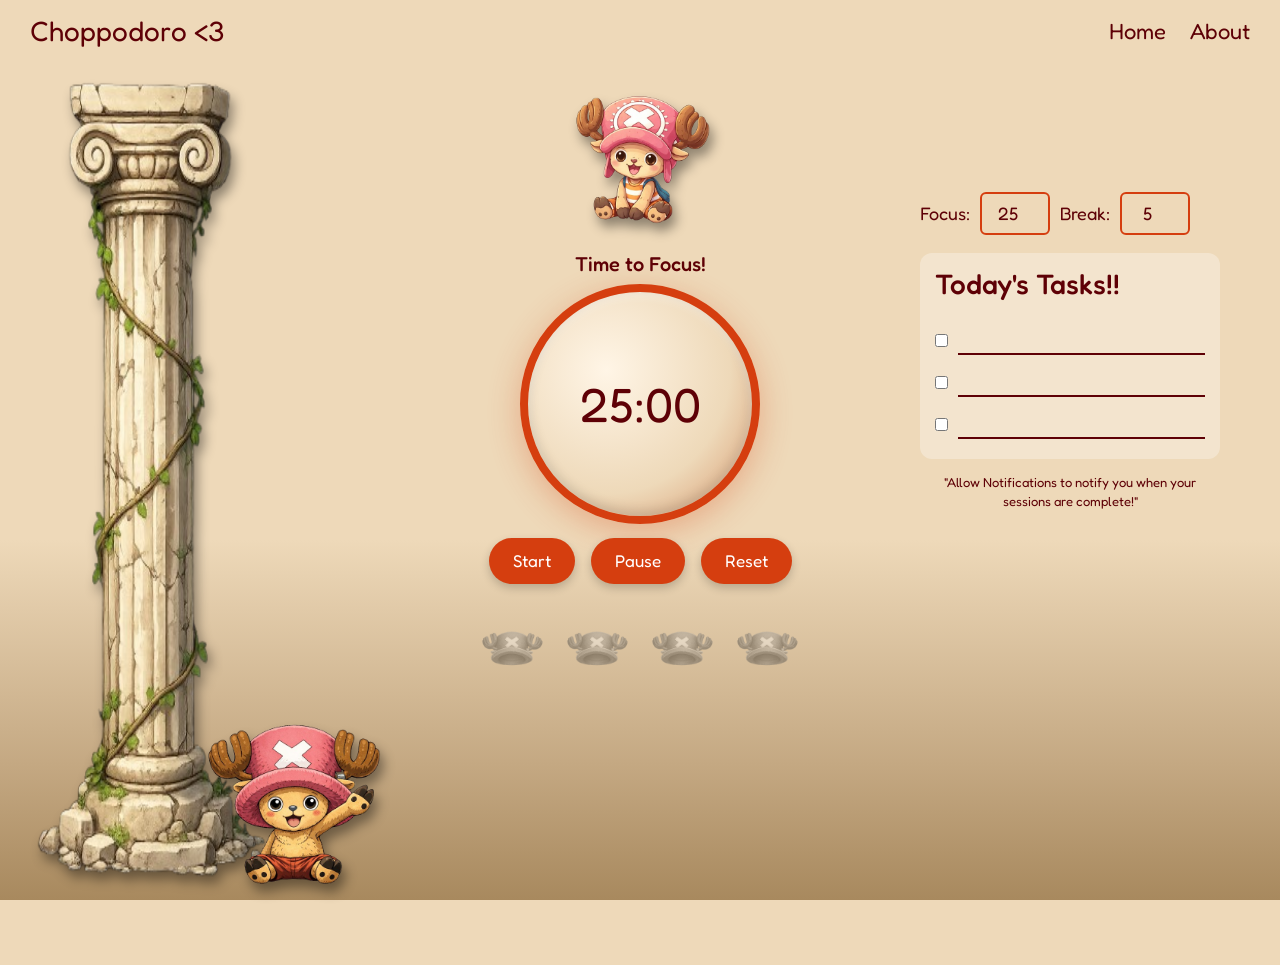
<file: index.html>
<!DOCTYPE html>
<html lang="en">
<head>
  <title>Choppodoro</title>
  <meta name="viewport" content="width=device-width, initial-scale=1.0">
  <link href="https://cdn.jsdelivr.net/npm/bootstrap@5.3.0/dist/css/bootstrap.min.css" rel="stylesheet">
  <link href="https://fonts.googleapis.com/css2?family=Fredoka+One&family=Nunito:wght@400;700&display=swap" rel="stylesheet">
  <link rel="stylesheet" href="index.css">
</head>

<body>

  <div id="leaves-container"></div>

  <!-- Decorative: stays absolute on all sizes -->
  <div id="pillar"><img src="pillar.png"></div>
  <div id="chopperBottom"><img src="wave.png"></div>

  <!-- Navbar -->
  <nav id="navbar">
    <div id="brand">Choppodoro &lt;3</div>
    <div id="nav-links">
      <a href="index.html">Home</a>
      <a href="about.html">About</a>
    </div>
  </nav>

  <!-- Main two-column layout -->
  <div id="app">

    <div id="center-col">
      <div id="choppertop">
        <img src="chopper1.png" id="chopperIdle">
      </div>
      <div id="message">
        <h2>Time to Focus!</h2>
      </div>
      <div id="timer">
        <div id="time">25:00</div>
      </div>
      <div id="controls">
        <button id="start">Start</button>
        <button id="pause">Pause</button>
        <button id="reset">Reset</button>
      </div>
      <div id="progress">
        <img src="hat.png">
        <img src="hat.png">
        <img src="hat.png">
        <img src="hat.png">
      </div>
    </div>

    <div id="right-col">
      <div id="inputs">
        <label for="work-duration">Focus:</label>
        <input type="number" id="work-duration" value="25" min="1">
        <label for="break-duration">Break:</label>
        <input type="number" id="break-duration" value="5" min="1">
      </div>
      <div id="todo-panel">
        <h3>Today's Tasks!!</h3>
        <div id="task-list">
          <div class="task-row">
            <input type="checkbox">
            <input type="text" class="task-input">
          </div>
          <div class="task-row">
            <input type="checkbox">
            <input type="text" class="task-input">
          </div>
          <div class="task-row">
            <input type="checkbox">
            <input type="text" class="task-input">
          </div>
        </div>
      </div>
      <p id="perm">"Allow Notifications to notify you when your sessions are complete!"</p>
    </div>

  </div>

  <audio id="alarmSound" src="alarm.mp3"></audio>
  <script src="index.js"></script>
</body>
</html>
</file>
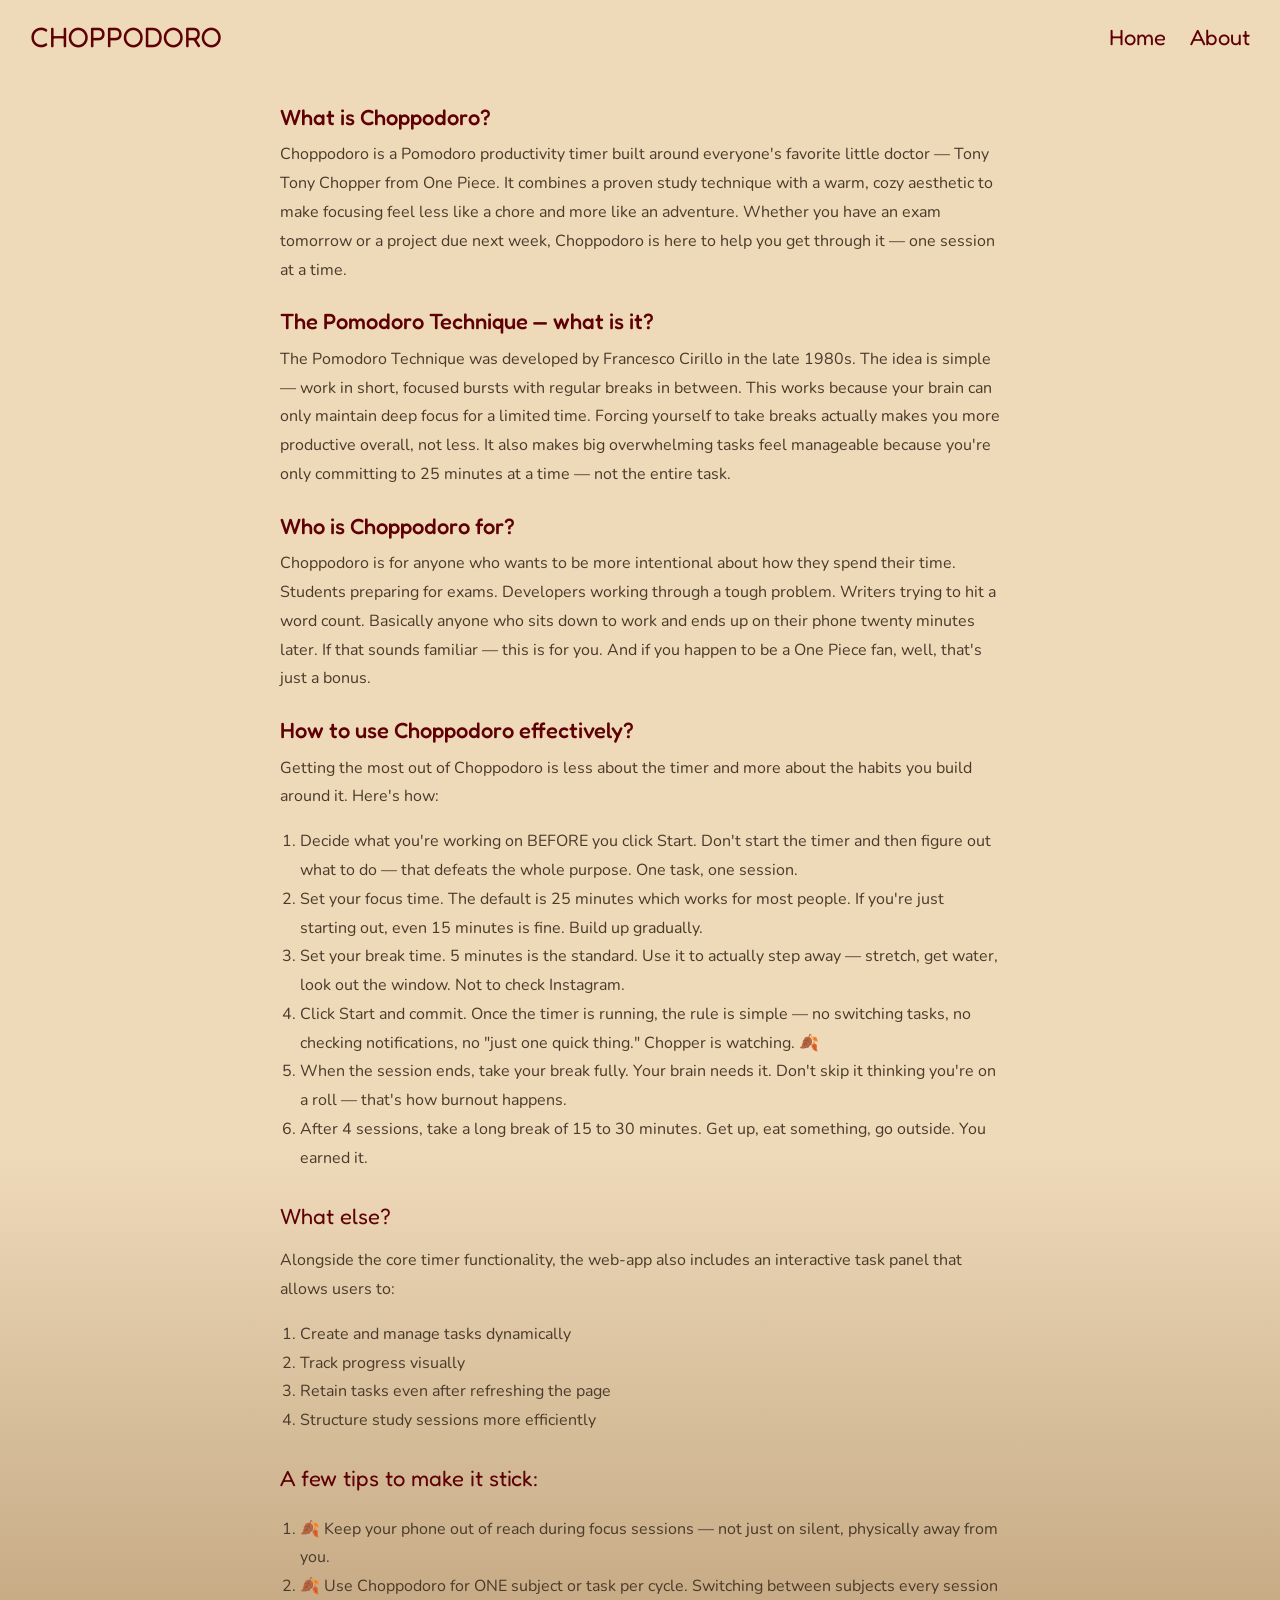
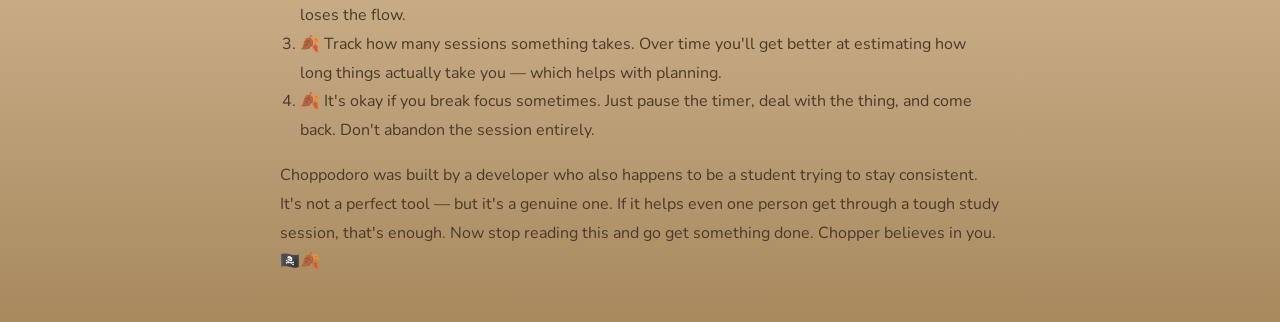
<file: about.html>
<!DOCTYPE html>
<html>
<head>
  <title>Pomodoro Chopper</title>
  <link href="https://cdn.jsdelivr.net/npm/bootstrap@5.3.0/dist/css/bootstrap.min.css" rel="stylesheet">
  <link href="https://fonts.googleapis.com/css2?family=Fredoka+One&family=Nunito:wght@400;700&display=swap" rel="stylesheet">
  <link rel="stylesheet" href="about.css">
</head> 
<body>
    <div id="leaves-container"></div>
  <div id="navbar">
    <div id="brand">CHOPPODORO</div>
    <div id="nav-links">
      <a href="index.html">Home</a>
      <a href="about.html">About</a>
    </div>
  </div>
<div id="about">
    <h3 id="what">What is Choppodoro?</h3>
    <p>Choppodoro is a Pomodoro productivity timer built around everyone's 
       favorite little doctor — Tony Tony Chopper from One Piece. 
       It combines a proven study technique with a warm, cozy aesthetic 
       to make focusing feel less like a chore and more like an adventure. 
       Whether you have an exam tomorrow or a project due next week, 
       Choppodoro is here to help you get through it — one session at a time.</p>
    <h4 id="technique">The Pomodoro Technique — what is it?</h4>
    <p>The Pomodoro Technique was developed by Francesco Cirillo in the 
       late 1980s. The idea is simple — work in short, focused bursts 
       with regular breaks in between. This works because your brain 
       can only maintain deep focus for a limited time. Forcing yourself 
       to take breaks actually makes you more productive overall, not less. 
       It also makes big overwhelming tasks feel manageable because you're 
       only committing to 25 minutes at a time — not the entire task.</p>
    <h5 id="who">Who is Choppodoro for?</h5>
    <p>Choppodoro is for anyone who wants to be more intentional about 
       how they spend their time. Students preparing for exams. Developers 
       working through a tough problem. Writers trying to hit a word count. 
       Basically anyone who sits down to work and ends up on their phone 
       twenty minutes later. If that sounds familiar — this is for you. 
       And if you happen to be a One Piece fan, well, that's just a bonus.</p>
    <h6 id="how">How to use Choppodoro effectively?</h6>
    <p>Getting the most out of Choppodoro is less about the timer 
       and more about the habits you build around it. Here's how:
       <ol>
        <li>Decide what you're working on BEFORE you click Start. 
               Don't start the timer and then figure out what to do — 
               that defeats the whole purpose. One task, one session.</li>
        <li>Set your focus time. The default is 25 minutes which works 
               for most people. If you're just starting out, even 15 minutes 
               is fine. Build up gradually.</li>
        <li>Set your break time. 5 minutes is the standard. Use it to 
               actually step away — stretch, get water, look out the window. 
               Not to check Instagram.</li>
        <li>Click Start and commit. Once the timer is running, 
               the rule is simple — no switching tasks, no checking 
               notifications, no "just one quick thing." 
               Chopper is watching. 🍂</li>
        <li>When the session ends, take your break fully. 
               Your brain needs it. Don't skip it thinking you're on a roll — 
               that's how burnout happens.</li>
        <li>After 4 sessions, take a long break of 15 to 30 minutes. 
               Get up, eat something, go outside. You earned it.</li>
       </ol>
    </p>
  <div id="todopanel">
    <p id="new">What else?</p>
    <p>Alongside the core timer functionality, the web-app also includes an interactive task panel that allows users to:
      <ol>
       <li>Create and manage tasks dynamically</li>
       <li>Track progress visually</li>
       <li>Retain tasks even after refreshing the page</li>
       <li>Structure study sessions more efficiently</li>
      </ol>
    </p>
    <p id="tips">A few tips to make it stick:</p>
    <p>
         <ol>
          <li> 🍂 Keep your phone out of reach during focus sessions — 
                   not just on silent, physically away from you.</li>
          <li> 🍂 Use Choppodoro for ONE subject or task per cycle. 
                   Switching between subjects every session loses the flow.</li>
          <li> 🍂 Track how many sessions something takes. 
                   Over time you'll get better at estimating how long things 
                   actually take you — which helps with planning.</li>
          <li> 🍂 It's okay if you break focus sometimes. 
                   Just pause the timer, deal with the thing, and come back. 
                   Don't abandon the session entirely.</li>
         </ol>
    </p>
    <p>Choppodoro was built by a developer who also happens to be 
       a student trying to stay consistent. It's not a perfect tool — 
       but it's a genuine one. If it helps even one person get through 
      a tough study session, that's enough. 

      Now stop reading this and go get something done. 
      Chopper believes in you. 🏴‍☠️🍂</p>
  </div>

<script>
    const container = document.getElementById('leaves-container');
    const leafColors = ['#D53E0F', '#E86B3A', '#F0A070', '#9B0F06', '#E8956D'];
 
    function createLeaf() {
      const leaf = document.createElement('div');
      leaf.classList.add('leaf');
 
      leaf.style.left = (Math.random() * 95 + 2.5) + 'vw';
 
      const size = Math.random() * 14 + 8 + 'px';
      leaf.style.width = size;
      leaf.style.height = size;
 
      const duration = Math.random() * 4 + 4 + 's';
      leaf.style.animationDuration = duration;
 
      leaf.style.animationDelay = Math.random() * 5 + 's';
 
      const color = leafColors[Math.floor(Math.random() * leafColors.length)];
      leaf.style.background = color;
      leaf.style.borderRadius = '80% 0 80% 0';
 
      container.appendChild(leaf);
 
      setTimeout(() => {
        leaf.remove();
      }, 10000);
    }
 
    setInterval(createLeaf, 400);
</script>
</body>
</html>
</file>
<file: index.css>
* {
  box-sizing: border-box;
}

body {
  margin: 0;
  font-family: 'Fredoka One', cursive;
  background: linear-gradient(to bottom,
    #EED9B9 60%,
    #c4a882 85%,
    #a8895e 100%);
  min-height: 100vh;
  height: 100vh;
  display: flex;
  flex-direction: column;
  position: relative;
  overflow: hidden;
}

/* ── Falling leaves ── */
#leaves-container {
  position: fixed;
  top: 0; left: 0;
  width: 100%; height: 100%;
  pointer-events: none;
  z-index: 0;
  overflow: hidden;
}

.leaf {
  position: absolute;
  top: -40px;
  opacity: 0;
  animation: fall linear infinite;
}

@keyframes fall {
  0%   { top: -40px; opacity: 0;  transform: translateX(0px)  rotate(0deg);   }
  10%  {              opacity: 1;                                               }
  90%  {              opacity: 1;                                               }
  100% { top: 100vh;  opacity: 0;  transform: translateX(60px) rotate(360deg); }
}

/* ── Pillar (always decorative / absolute) ── */
#pillar {
  position: absolute;
  left: -60px;
  bottom: -65px;
  width: 420px;
  height: 102%;
  z-index: 1;
  pointer-events: none;
}

#pillar img {
  width: 100%; height: 100%;
  object-fit: fill;
  display: block;
  mix-blend-mode: multiply;
  filter: drop-shadow(4px 8px 6px rgba(0,0,0,0.4));
}

/* ── Navbar ── */
#navbar {
  position: relative;
  z-index: 10;
  display: flex;
  justify-content: space-between;
  align-items: center;
  padding: 10px 30px;
  flex-shrink: 0;
}

#brand {
  font-family: 'Fredoka One', cursive;
  font-size: 28px;
  color: #5E0006;
}

#nav-links { display: flex; gap: 24px; }

#nav-links a {
  font-family: 'Fredoka One', cursive;
  font-size: 22px;
  color: #5E0006;
  text-decoration: none;
}

#nav-links a:hover { color: #D53E0F; }

/* ══════════════════════════════════════════════
   DESKTOP LAYOUT
   Centre column is truly centred; right column
   is position:absolute so it doesn't shift the
   centre content.
══════════════════════════════════════════════ */
#app {
  flex: 1;
  position: relative;        /* right-col anchors to this */
  display: flex;
  justify-content: center;   /* centres center-col */
  align-items: flex-start;
  padding-bottom: 30px;
  z-index: 2;
}

/* Centre column — truly centred */
#center-col {
  display: flex;
  flex-direction: column;
  align-items: center;
}

#choppertop img {
  width: 140px;
  mix-blend-mode: multiply;
  filter: drop-shadow(4px 8px 6px rgba(0,0,0,0.4));
}

#message {
  text-align: center;
  color: #5E0006;
  margin-top: -20px;
}

#message h2 {
  font-family: 'Fredoka One', cursive;
  font-size: 20px;
  margin: 0;
}

#timer {
  width: 240px;
  height: 240px;
  border: 8px solid #D53E0F;
  border-radius: 50%;
  display: flex;
  justify-content: center;
  align-items: center;
  background: radial-gradient(circle at 35% 35%, #fff5e6, #EED9B9 60%, #d4956a);
  box-shadow:
    0 8px 32px rgba(213, 62, 15, 0.3),
    inset 0 -4px 12px rgba(0,0,0,0.15),
    inset 0 4px 8px rgba(255,255,255,0.4);
  margin-top: 8px;
}

#time {
  font-family: 'Fredoka One', cursive;
  font-size: 48px;
  color: #5E0006;
}

#controls {
  display: flex;
  gap: 16px;
  margin-top: 14px;
}

button {
  background: #D53E0F;
  border: none;
  color: white;
  padding: 10px 24px;
  border-radius: 25px;
  font-family: 'Fredoka One', cursive;
  font-size: 17px;
  cursor: pointer;
  box-shadow: 0 4px 10px rgba(0,0,0,0.2);
  transition: background 0.2s, transform 0.1s;
}

button:hover {
  background: #9B0F06;
  transform: scale(1.05);
}

#progress {
  display: flex;
  gap: 10px;
  align-items: center;
  margin-top: 10px;
}

#progress img {
  width: 75px;
  mix-blend-mode: multiply;
  opacity: 0.4;
  filter: grayscale(100%);
  transition: all 0.5s ease;
}

/* ── Bottom chopper: hidden by default, desktop only ── */
#chopperBottom {
  display: none;
}

#chopperBottom img {
  width: 190px;
  mix-blend-mode: multiply;
  filter: drop-shadow(4px 8px 6px rgba(0,0,0,0.4));
}

/* Right column — absolutely positioned so it
   doesn't push the centred timer sideways */
#right-col {
  position: absolute;
  right: 60px;
  top: 0;
  width: 300px;
  display: flex;
  flex-direction: column;
}

#inputs {
  display: flex;
  align-items: center;
  gap: 10px;
  color: #5E0006;
  font-size: 18px;
  margin-bottom: 18px;
  margin-top: 130px; /* aligns with message/timer area */
}

#inputs input {
  width: 70px;
  border: 2px solid #D53E0F;
  border-radius: 6px;
  padding: 6px 8px;
  background: #EED9B9;
  color: #5E0006;
  font-family: 'Fredoka One', cursive;
  font-size: 18px;
  text-align: center;
}

#todo-panel {
  width: 100%;
  background: rgba(255,255,255,0.3);
  backdrop-filter: blur(6px);
  padding: 15px 15px 20px;
  border-radius: 12px;
  overflow-y: auto;
  max-height: 310px;
}

h3 {
  font-family: 'Fredoka One', cursive;
  font-size: 28px;
  color: #5E0006;
  margin-bottom: 25px;
}

#task-list {
  display: flex;
  flex-direction: column;
  gap: 14px;
}

.task-row {
  display: flex;
  align-items: center;
  gap: 10px;
}

.task-input {
  flex: 1;
  border: none;
  border-bottom: 2px solid #5E0006;
  background: transparent;
  font-family: 'Fredoka One', cursive;
  font-size: 16px;
  outline: none;
  color: #5E0006;
}

.task-row input[type="checkbox"]:checked + .task-input {
  text-decoration: line-through;
  opacity: 0.6;
}

#perm {
  color: #5E0006;
  font-size: 13px;
  margin-top: 14px;
  text-align: center;
  line-height: 1.5;
}

/* ── Bottom chopper: only on wide desktop ── */
@media (min-width: 1101px) {
  #chopperBottom {
    display: block;
    position: absolute;
    left: 200px;
    bottom: 0;
    z-index: 2;
    pointer-events: none;
  }
}

/* ── Chopper animations ── */
@keyframes bounce {
  0%, 100% { transform: translateY(0px);   }
  50%       { transform: translateY(-12px); }
}

@keyframes sway {
  0%   { transform: translateX(0px)   rotate(0deg);  }
  25%  { transform: translateX(15px)  rotate(3deg);  }
  75%  { transform: translateX(-15px) rotate(-3deg); }
  100% { transform: translateX(0px)   rotate(0deg);  }
}

/* ═══════════════════════════════════════════════
   TABLET  (769 – 1100 px)
   Pillar hidden; right-col goes back into flow,
   stacked below the centre content
═══════════════════════════════════════════════ */
@media (max-width: 1100px) and (min-width: 769px) {
  body { height: auto; overflow: auto; }

  #pillar { display: none; }

  #app {
    flex-direction: column;
    align-items: center;
    padding: 10px 30px 40px;
  }

  #right-col {
    position: static;
    width: min(90%, 380px);
    margin-top: 24px;
  }

  #inputs {
    margin-top: 0;
    justify-content: center;
  }

  #timer { width: 240px; height: 240px; }
  #time { font-size: 46px; }
  #progress img { width: 62px; }
  #todo-panel { max-height: none; }
}

/* ═══════════════════════════════════════════════
   MOBILE  (≤ 768 px)
   Single centred column, scrollable
═══════════════════════════════════════════════ */
@media (max-width: 768px) {
  body { height: auto; overflow: auto; }

  #pillar { display: none; }

  #navbar { padding: 12px 20px; }
  #brand { font-size: 22px; }
  #nav-links { gap: 16px; }
  #nav-links a { font-size: 18px; }

  #app {
    flex-direction: column;
    align-items: center;
    padding: 0 16px 40px;
  }

  #center-col { width: 100%; }

  #choppertop img { width: 100px; }

  #timer {
    width: min(65vw, 230px);
    height: min(65vw, 230px);
    margin-top: 10px;
  }

  #time { font-size: clamp(28px, 9vw, 46px); }

  #controls { gap: 10px; margin-top: 16px; }

  button { font-size: 15px; padding: 10px 18px; }

  #progress {
    flex-wrap: wrap;
    justify-content: center;
    margin-top: 12px;
  }

  #progress img { width: clamp(44px, 11vw, 60px); }

  #chopperBottom img { width: 130px; }

  /* Right col: back in flow, centred card */
  #right-col {
    position: static;
    width: 100%;
    max-width: 360px;
    margin-top: 24px;
  }

  #inputs {
    margin-top: 0;
    justify-content: center;
    font-size: 16px;
    margin-bottom: 16px;
  }

  #inputs input { width: 58px; font-size: 16px; }

  #todo-panel { max-height: none; }

  h3 { font-size: 24px; margin-bottom: 18px; }

  .task-input { font-size: 16px; }

  .task-row input[type="checkbox"] {
    transform: scale(1.3);
    flex-shrink: 0;
  }

  #perm { font-size: 13px; margin-top: 12px; }
}
</file>
<file: about.css>
* {
  box-sizing: border-box;
}

body {
  margin: 0;
  font-family: 'Nunito', sans-serif;
  background: linear-gradient(to bottom, #EED9B9 60%, #c4a882 85%, #a8895e 100%);
  min-height: 100vh;        /* changed from height */
  overflow-y: auto;         /* changed from hidden */
  position: relative;
}

#about {
  position: relative;
  max-width: 800px;
  margin: 0 auto;
  padding: 80px 40px 30px;
  z-index: 10;
}

h3, h4, h5, h6, #tips {
    position: relative;
  font-family: 'Fredoka One', cursive;
  color: #5E0006;
  margin: 24px 0 10px;
  z-index: 10;
  font-size: 22px;
}

#todopanel {
  position: relative;
  font-family: 'Fredoka One', cursive;
  color: #5E0006;
  margin: 24px 0 10px;
  z-index: 10;
}

#new {
    position: relative;
  font-family: 'Fredoka One', cursive;
  color: #5E0006;
  font-size: 22px;
  margin-bottom: 10px;
  z-index: 10;
}

p, li {
    position: relative;
  font-family: 'Nunito', sans-serif;
  color: #4a3a2a;
  font-size: 16px;
  line-height: 1.8;
  z-index: 10;
}

ol {
    position: relative;
  padding-left: 20px;
  margin-top: 10px;
  z-index: 10;
}


#navbar {
  position: absolute;
  top: 0;
  left: 0;
  width: 100%;
  display: flex;
  justify-content: space-between;
  align-items: center;
  padding: 16px 30px;
  z-index: 10;
}

#brand {
  font-family: 'Fredoka One', cursive;
  font-size: 28px;
  color: #5E0006;
  z-index: 10;
}

#nav-links {
  display: flex;
  right: 30px;
  z-index: 10;
  gap: 24px;
}

#nav-links a {
  font-family: 'Fredoka One', cursive;
  font-size: 22px;
  color: #5E0006;
  text-decoration: none;
    z-index: 10;
}

#nav-links a:hover {
  color: #D53E0F;
}

#leaves-container {
  position: absolute;
  top: 0;
  left: 0;
  width: 100%;
  height: 100%;
  pointer-events: none;
  z-index: 0;
  overflow: hidden;
}

.leaf {
  position: absolute;
  top: -40px;
  opacity: 0;
  animation: fall linear infinite;
}

@keyframes fall {
  0%   { top: -40px; opacity: 0;   transform: translateX(0px)  rotate(0deg);   }
  10%  {              opacity: 1;                                               }
  90%  {              opacity: 1;                                               }
  100% { top: 100vh;  opacity: 0;   transform: translateX(60px) rotate(360deg); }
}
</file>
